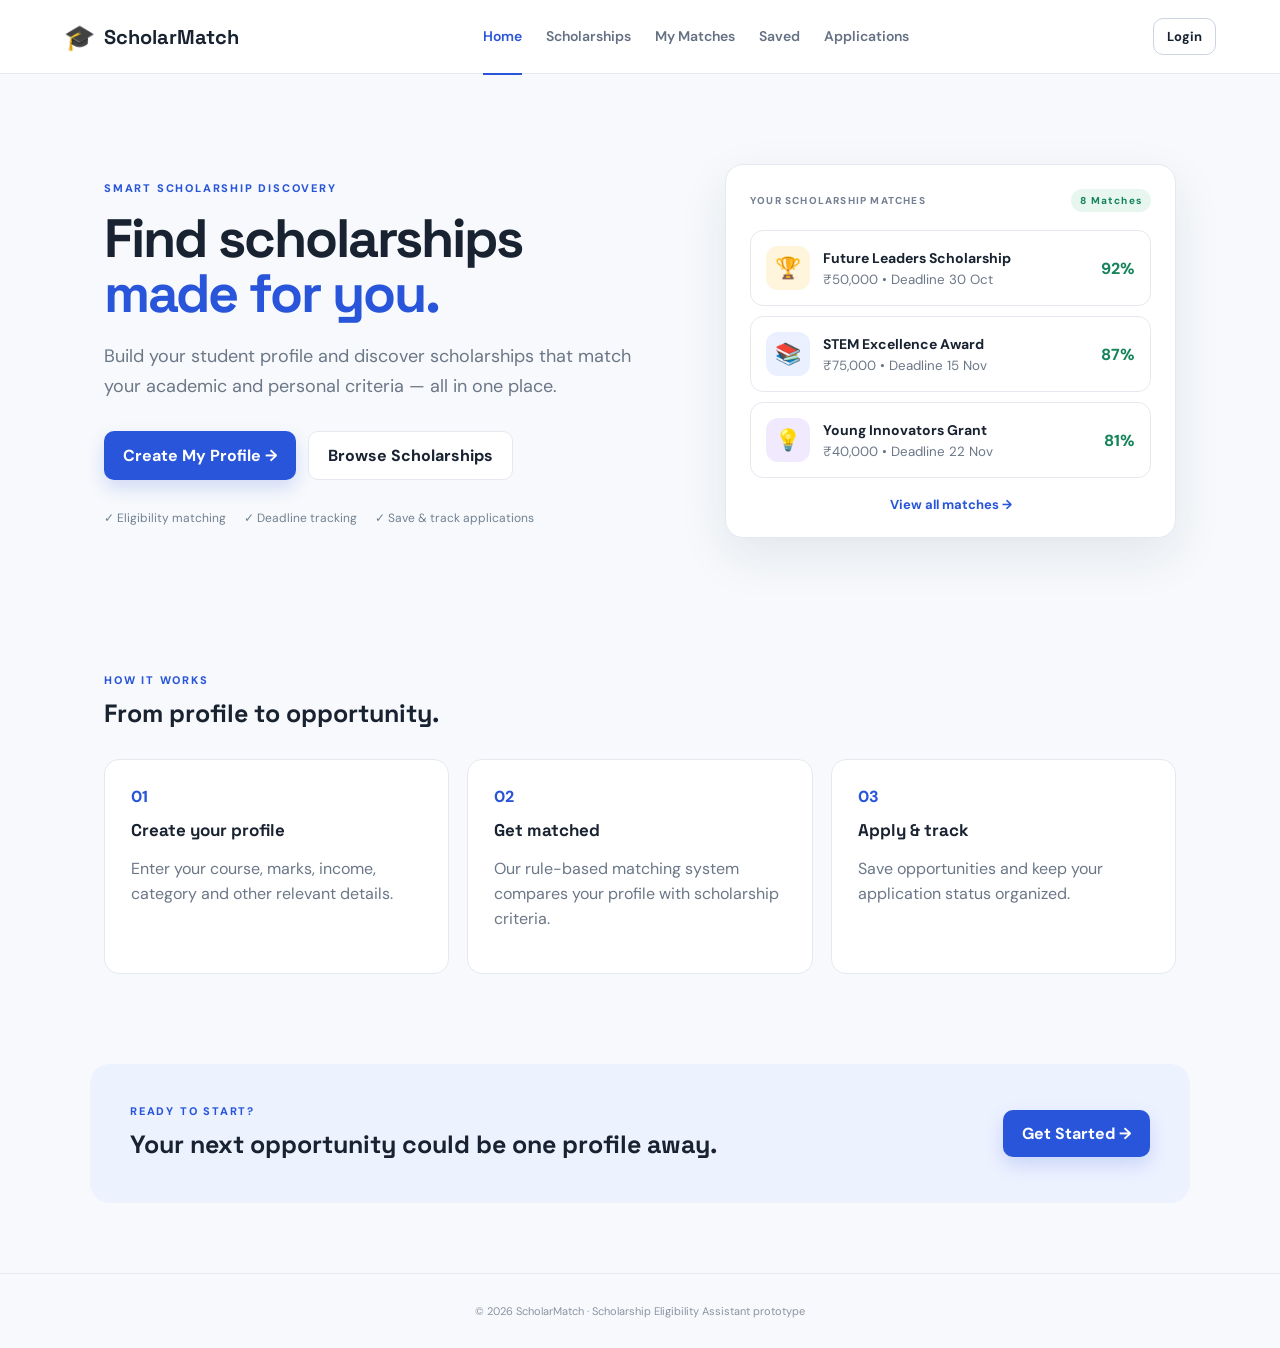
<file: index.html>
<!DOCTYPE html>
<html lang="en">
<head>
  <meta charset="UTF-8">
  <meta name="viewport" content="width=device-width, initial-scale=1.0">
  <title>ScholarMatch — Home</title>
  <link rel="stylesheet" href="style.css">
  <script src="script.js" defer></script>
</head>
<body>
  <header class="topbar">
    <a class="brand" href="index.html"><span class="logo">🎓</span> ScholarMatch</a>
    <nav>
      <a class="active" href="index.html">Home</a>
      <a href="scholarships.html">Scholarships</a>
      <a href="matches.html">My Matches</a>
      <a href="saved.html">Saved</a>
      <a href="applications.html">Applications</a>
    </nav>
    <a class="btn btn-outline small" href="login.html">Login</a>
  </header>

  <main>
    <section class="hero">
      <div class="hero-copy">
        <span class="eyebrow">SMART SCHOLARSHIP DISCOVERY</span>
        <h1>Find scholarships<br><span>made for you.</span></h1>
        <p>Build your student profile and discover scholarships that match your academic and personal criteria — all in one place.</p>
        <div class="hero-actions">
          <a class="btn btn-primary" href="register.html">Create My Profile →</a>
          <a class="btn btn-ghost" href="scholarships.html">Browse Scholarships</a>
        </div>
        <div class="trust-row"><span>✓ Eligibility matching</span><span>✓ Deadline tracking</span><span>✓ Save & track applications</span></div>
      </div>
      <div class="hero-card">
        <div class="mini-top"><span>YOUR SCHOLARSHIP MATCHES</span><span class="pill green">8 Matches</span></div>
        <div class="match-card">
          <div class="scholar-icon">🏆</div>
          <div><b>Future Leaders Scholarship</b><small>₹50,000 • Deadline 30 Oct</small></div>
          <span class="match">92%</span>
        </div>
        <div class="match-card">
          <div class="scholar-icon blue">📚</div>
          <div><b>STEM Excellence Award</b><small>₹75,000 • Deadline 15 Nov</small></div>
          <span class="match">87%</span>
        </div>
        <div class="match-card">
          <div class="scholar-icon purple">💡</div>
          <div><b>Young Innovators Grant</b><small>₹40,000 • Deadline 22 Nov</small></div>
          <span class="match">81%</span>
        </div>
        <a class="card-link" href="matches.html">View all matches →</a>
      </div>
    </section>

    <section class="section">
      <div class="section-head"><div><span class="eyebrow">HOW IT WORKS</span><h2>From profile to opportunity.</h2></div></div>
      <div class="steps">
        <div class="step"><span>01</span><h3>Create your profile</h3><p>Enter your course, marks, income, category and other relevant details.</p></div>
        <div class="step"><span>02</span><h3>Get matched</h3><p>Our rule-based matching system compares your profile with scholarship criteria.</p></div>
        <div class="step"><span>03</span><h3>Apply & track</h3><p>Save opportunities and keep your application status organized.</p></div>
      </div>
    </section>

    <section class="cta">
      <div><span class="eyebrow">READY TO START?</span><h2>Your next opportunity could be one profile away.</h2></div>
      <a class="btn btn-primary" href="register.html">Get Started →</a>
    </section>
  </main>
  <footer>© 2026 ScholarMatch · Scholarship Eligibility Assistant prototype</footer>
</body>
</html>
</file>
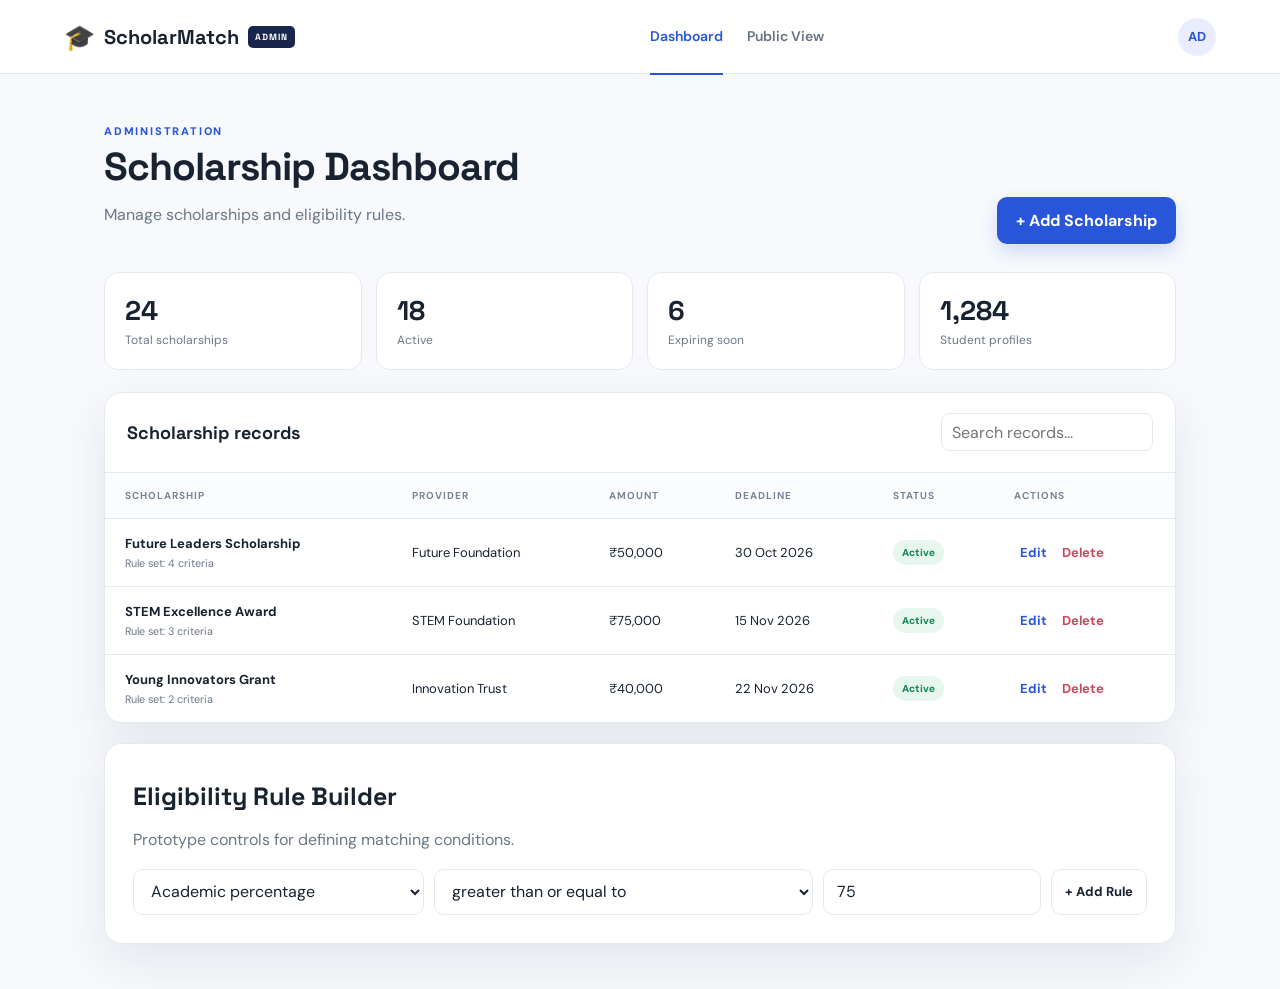
<file: admin.html>
<!doctype html>
<html lang="en">
  <head>
    <meta charset="UTF-8" />
    <meta name="viewport" content="width=device-width,initial-scale=1" />
    <title>ScholarMatch — Admin</title>
    <link rel="stylesheet" href="style.css" />
    <script src="script.js" defer></script>
  </head>
  <body>
    <header class="topbar adminbar">
      <a class="brand" href="index.html"
        ><span class="logo">🎓</span> ScholarMatch
        <span class="admin-label">ADMIN</span></a
      >
      <nav>
        <a class="active" href="admin.html">Dashboard</a
        ><a href="scholarships.html">Public View</a>
      </nav>
      <a class="avatar" href="#">AD</a>
    </header>
    <main class="dashboard">
      <div class="page-title">
        <div>
          <span class="eyebrow">ADMINISTRATION</span>
          <h1>Scholarship Dashboard</h1>
          <p class="muted">Manage scholarships and eligibility rules.</p>
        </div>
        <button
          class="btn btn-primary"
          onclick="alert('Add Scholarship form would open here.')"
        >
          + Add Scholarship
        </button>
      </div>
      <div class="stats">
        <div><b>24</b><span>Total scholarships</span></div>
        <div><b>18</b><span>Active</span></div>
        <div><b>6</b><span>Expiring soon</span></div>
        <div><b>1,284</b><span>Student profiles</span></div>
      </div>
      <div class="table-card">
        <div class="table-toolbar">
          <h2>Scholarship records</h2>
          <input placeholder="Search records..." />
        </div>
        <table>
          <thead>
            <tr>
              <th>Scholarship</th>
              <th>Provider</th>
              <th>Amount</th>
              <th>Deadline</th>
              <th>Status</th>
              <th>Actions</th>
            </tr>
          </thead>
          <tbody>
            <tr>
              <td>
                <b>Future Leaders Scholarship</b
                ><small>Rule set: 4 criteria</small>
              </td>
              <td>Future Foundation</td>
              <td>₹50,000</td>
              <td>30 Oct 2026</td>
              <td><span class="status approved">Active</span></td>
              <td>
                <button class="text-btn">Edit</button>
                <button class="danger-btn">Delete</button>
              </td>
            </tr>
            <tr>
              <td>
                <b>STEM Excellence Award</b><small>Rule set: 3 criteria</small>
              </td>
              <td>STEM Foundation</td>
              <td>₹75,000</td>
              <td>15 Nov 2026</td>
              <td><span class="status approved">Active</span></td>
              <td>
                <button class="text-btn">Edit</button>
                <button class="danger-btn">Delete</button>
              </td>
            </tr>
            <tr>
              <td>
                <b>Young Innovators Grant</b><small>Rule set: 2 criteria</small>
              </td>
              <td>Innovation Trust</td>
              <td>₹40,000</td>
              <td>22 Nov 2026</td>
              <td><span class="status approved">Active</span></td>
              <td>
                <button class="text-btn">Edit</button>
                <button class="danger-btn">Delete</button>
              </td>
            </tr>
          </tbody>
        </table>
      </div>
      <div class="content-card rule-card">
        <h2>Eligibility Rule Builder</h2>
        <p class="muted">
          Prototype controls for defining matching conditions.
        </p>
        <div class="rule-row">
          <select>
            <option>Academic percentage</option>
            <option>Family income</option>
            <option>Course</option>
            <option>State</option></select
          ><select>
            <option>greater than or equal to</option>
            <option>less than or equal to</option>
            <option>equals</option></select
          ><input value="75" /><button class="btn btn-ghost small">
            + Add Rule
          </button>
        </div>
      </div>
    </main>
  </body>
</html>
</file>
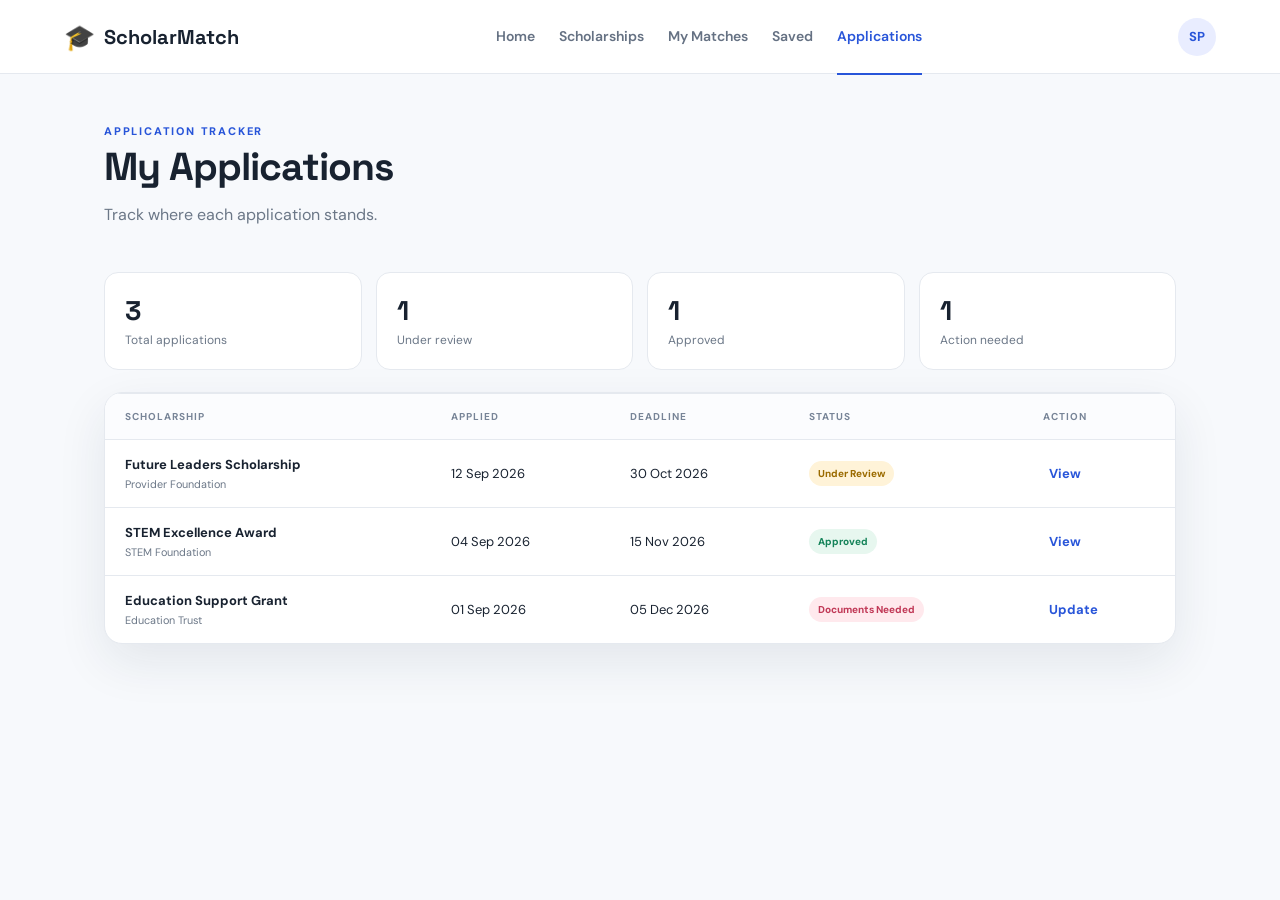
<file: applications.html>
<!doctype html>
<html lang="en">
  <head>
    <meta charset="UTF-8" />
    <meta name="viewport" content="width=device-width,initial-scale=1" />
    <title>ScholarMatch — Applications</title>
    <link rel="stylesheet" href="style.css" />
    <script src="script.js" defer></script>
  </head>
  <body>
    <header class="topbar">
      <a class="brand" href="index.html"
        ><span class="logo">🎓</span> ScholarMatch</a
      >
      <nav>
        <a href="index.html">Home</a><a href="scholarships.html">Scholarships</a
        ><a href="matches.html">My Matches</a><a href="saved.html">Saved</a
        ><a class="active" href="applications.html">Applications</a>
      </nav>
      <a class="avatar" href="profile.html">SP</a>
    </header>
    <main class="dashboard">
      <div class="page-title">
        <div>
          <span class="eyebrow">APPLICATION TRACKER</span>
          <h1>My Applications</h1>
          <p class="muted">Track where each application stands.</p>
        </div>
      </div>
      <div class="stats">
        <div><b>3</b><span>Total applications</span></div>
        <div><b>1</b><span>Under review</span></div>
        <div><b>1</b><span>Approved</span></div>
        <div><b>1</b><span>Action needed</span></div>
      </div>
      <div class="table-card">
        <table>
          <thead>
            <tr>
              <th>Scholarship</th>
              <th>Applied</th>
              <th>Deadline</th>
              <th>Status</th>
              <th>Action</th>
            </tr>
          </thead>
          <tbody>
            <tr>
              <td>
                <b>Future Leaders Scholarship</b
                ><small>Provider Foundation</small>
              </td>
              <td>12 Sep 2026</td>
              <td>30 Oct 2026</td>
              <td><span class="status review">Under Review</span></td>
              <td><button class="text-btn">View</button></td>
            </tr>
            <tr>
              <td>
                <b>STEM Excellence Award</b><small>STEM Foundation</small>
              </td>
              <td>04 Sep 2026</td>
              <td>15 Nov 2026</td>
              <td><span class="status approved">Approved</span></td>
              <td><button class="text-btn">View</button></td>
            </tr>
            <tr>
              <td>
                <b>Education Support Grant</b><small>Education Trust</small>
              </td>
              <td>01 Sep 2026</td>
              <td>05 Dec 2026</td>
              <td><span class="status action">Documents Needed</span></td>
              <td><button class="text-btn">Update</button></td>
            </tr>
          </tbody>
        </table>
      </div>
    </main>
  </body>
</html>
</file>
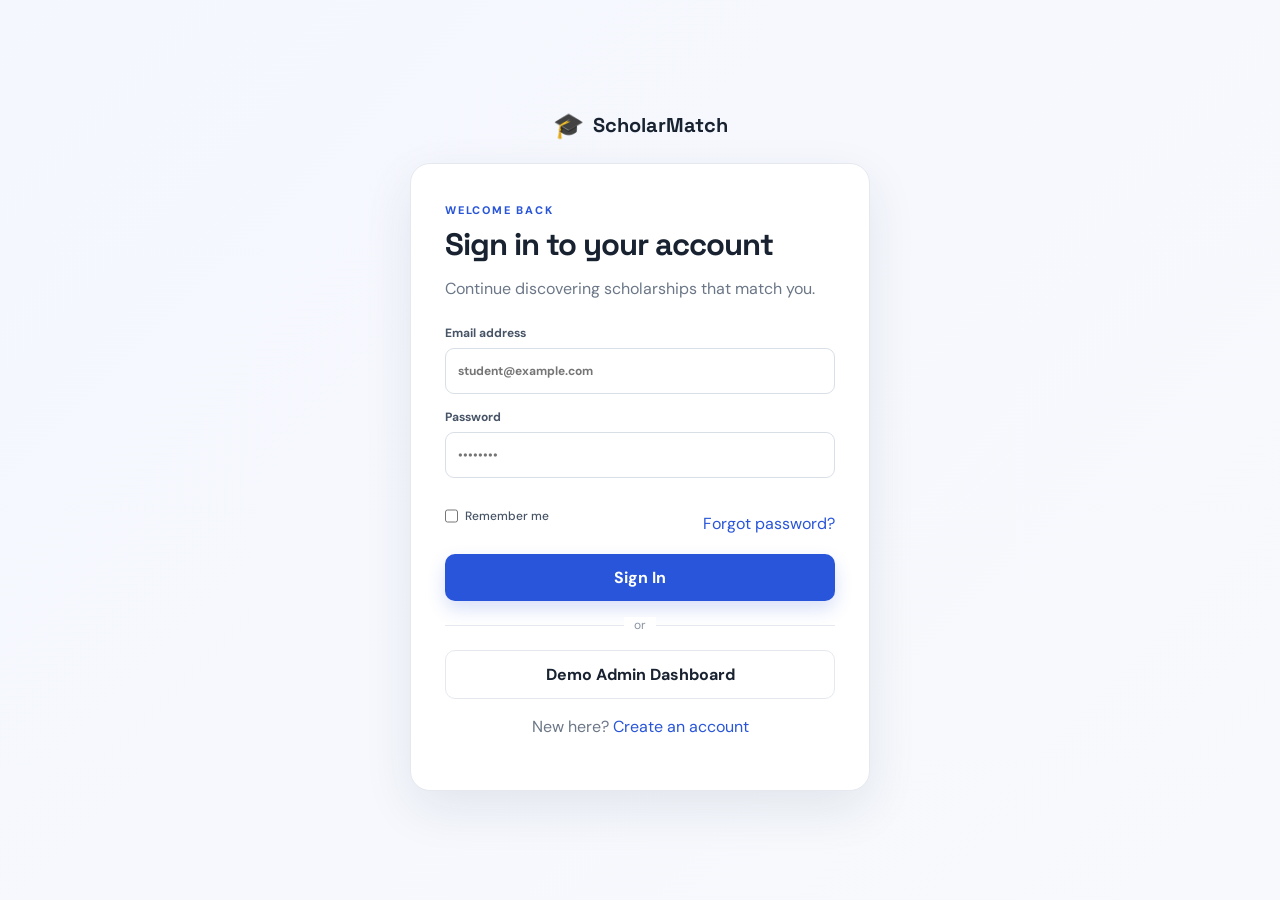
<file: login.html>
<!doctype html>
<html lang="en">
  <head>
    <meta charset="UTF-8" />
    <meta name="viewport" content="width=device-width,initial-scale=1" />
    <title>ScholarMatch — Login</title>
    <link rel="stylesheet" href="style.css" />
    <script src="script.js" defer></script>
  </head>
  <body class="auth-page">
    <div class="auth-wrap">
      <a class="brand center" href="index.html"
        ><span class="logo">🎓</span> ScholarMatch</a
      >
      <div class="auth-card">
        <span class="eyebrow">WELCOME BACK</span>
        <h1>Sign in to your account</h1>
        <p class="muted">Continue discovering scholarships that match you.</p>
        <form
          onsubmit="
            event.preventDefault();
            location.href = 'profile.html';
          "
        >
          <label
            >Email address<input
              type="email"
              placeholder="student@example.com"
              required
          /></label>
          <label
            >Password<input type="password" placeholder="••••••••" required
          /></label>
          <div class="form-row between">
            <label class="check"><input type="checkbox" /> Remember me</label
            ><a href="#">Forgot password?</a>
          </div>
          <button class="btn btn-primary full">Sign In</button>
        </form>
        <div class="divider"><span>or</span></div>
        <a class="btn btn-ghost full" href="admin.html">Demo Admin Dashboard</a>
        <p class="center muted">
          New here? <a href="register.html">Create an account</a>
        </p>
      </div>
    </div>
  </body>
</html>
</file>
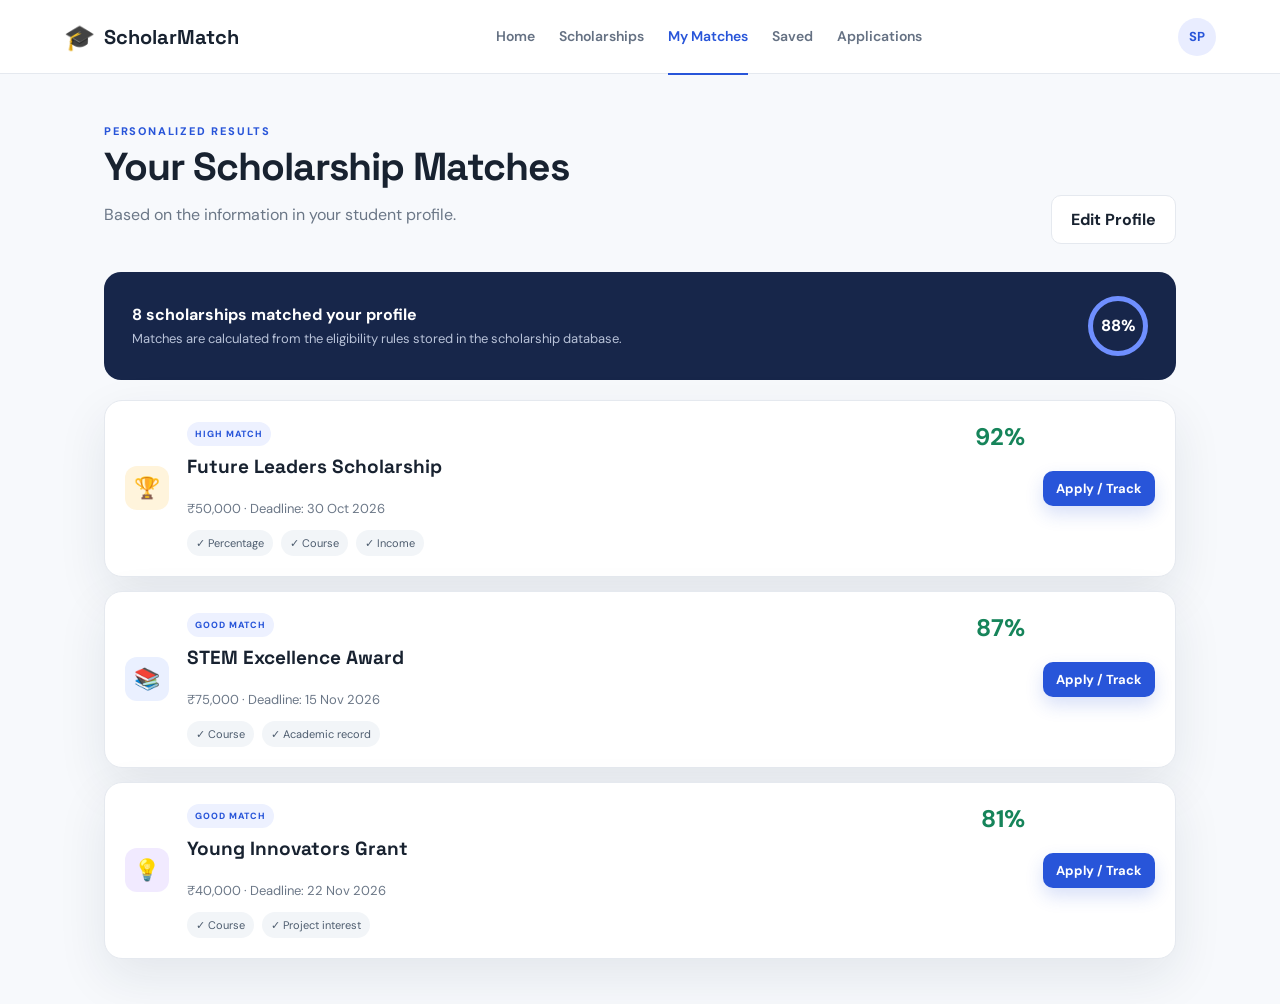
<file: matches.html>
<!doctype html>
<html lang="en">
  <head>
    <meta charset="UTF-8" />
    <meta name="viewport" content="width=device-width,initial-scale=1" />
    <title>ScholarMatch — Matches</title>
    <link rel="stylesheet" href="style.css" />
    <script src="script.js" defer></script>
  </head>
  <body>
    <header class="topbar">
      <a class="brand" href="index.html"
        ><span class="logo">🎓</span> ScholarMatch</a
      >
      <nav>
        <a href="index.html">Home</a><a href="scholarships.html">Scholarships</a
        ><a class="active" href="matches.html">My Matches</a
        ><a href="saved.html">Saved</a
        ><a href="applications.html">Applications</a>
      </nav>
      <a class="avatar" href="profile.html">SP</a>
    </header>
    <main class="dashboard">
      <div class="page-title">
        <div>
          <span class="eyebrow">PERSONALIZED RESULTS</span>
          <h1>Your Scholarship Matches</h1>
          <p class="muted">Based on the information in your student profile.</p>
        </div>
        <a class="btn btn-ghost" href="profile.html">Edit Profile</a>
      </div>
      <div class="match-banner">
        <div>
          <b>8 scholarships matched your profile</b>
          <p>
            Matches are calculated from the eligibility rules stored in the
            scholarship database.
          </p>
        </div>
        <span class="score-ring">88%</span>
      </div>
      <div class="result-list">
        <article class="result-card">
          <div class="result-icon">🏆</div>
          <div class="result-main">
            <div class="result-head">
              <div>
                <span class="tag">HIGH MATCH</span>
                <h2>Future Leaders Scholarship</h2>
              </div>
              <strong>92%</strong>
            </div>
            <p>₹50,000 · Deadline: 30 Oct 2026</p>
            <div class="criteria">
              <span>✓ Percentage</span><span>✓ Course</span
              ><span>✓ Income</span>
            </div>
          </div>
          <div>
            <button
              class="btn btn-primary small"
              onclick="location.href = 'applications.html'"
            >
              Apply / Track
            </button>
          </div>
        </article>
        <article class="result-card">
          <div class="result-icon blue">📚</div>
          <div class="result-main">
            <div class="result-head">
              <div>
                <span class="tag">GOOD MATCH</span>
                <h2>STEM Excellence Award</h2>
              </div>
              <strong>87%</strong>
            </div>
            <p>₹75,000 · Deadline: 15 Nov 2026</p>
            <div class="criteria">
              <span>✓ Course</span><span>✓ Academic record</span>
            </div>
          </div>
          <div>
            <button
              class="btn btn-primary small"
              onclick="location.href = 'applications.html'"
            >
              Apply / Track
            </button>
          </div>
        </article>
        <article class="result-card">
          <div class="result-icon purple">💡</div>
          <div class="result-main">
            <div class="result-head">
              <div>
                <span class="tag">GOOD MATCH</span>
                <h2>Young Innovators Grant</h2>
              </div>
              <strong>81%</strong>
            </div>
            <p>₹40,000 · Deadline: 22 Nov 2026</p>
            <div class="criteria">
              <span>✓ Course</span><span>✓ Project interest</span>
            </div>
          </div>
          <div>
            <button
              class="btn btn-primary small"
              onclick="location.href = 'applications.html'"
            >
              Apply / Track
            </button>
          </div>
        </article>
      </div>
    </main>
  </body>
</html>
</file>
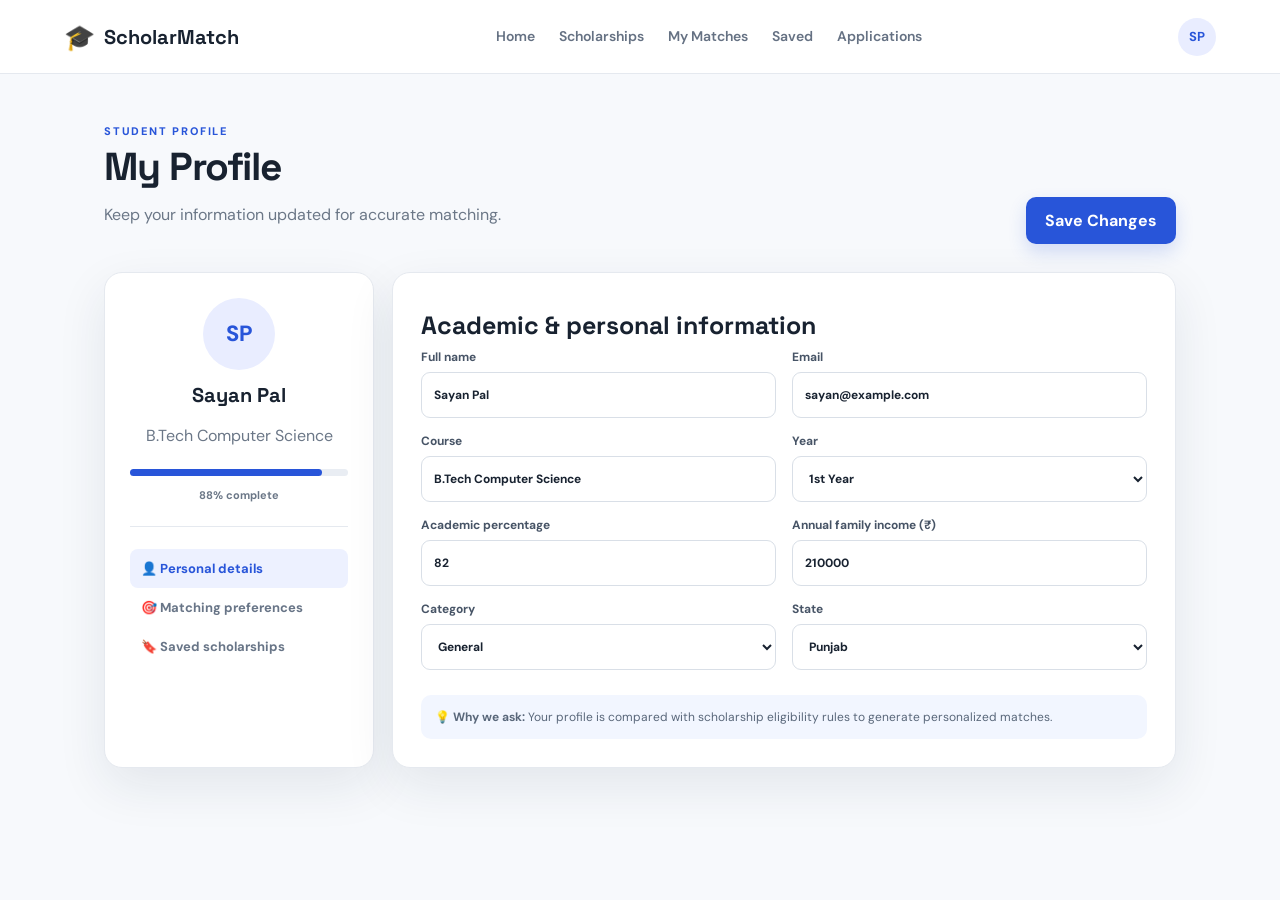
<file: profile.html>
<!DOCTYPE html>
<html lang="en">

<head>
  <meta charset="UTF-8">
  <meta name="viewport" content="width=device-width,initial-scale=1">
  <title>ScholarMatch — Profile</title>
  <link rel="stylesheet" href="style.css">
  <script src="script.js" defer></script>
</head>

<body>
  <header class="topbar"><a class="brand" href="index.html"><span class="logo">🎓</span> ScholarMatch</a>
    <nav><a href="index.html">Home</a><a href="scholarships.html">Scholarships</a><a href="matches.html">My
        Matches</a><a href="saved.html">Saved</a><a href="applications.html">Applications</a></nav><a class="avatar"
      href="profile.html">SP</a>
  </header>
  <main class="dashboard">
    <div class="page-title">
      <div><span class="eyebrow">STUDENT PROFILE</span>
        <h1>My Profile</h1>
        <p class="muted">Keep your information updated for accurate matching.</p>
      </div><button class="btn btn-primary" onclick="alert('Profile saved!')">Save Changes</button>
    </div>
    <div class="profile-layout">
      <aside class="side-card">
        <div class="big-avatar">SP</div>
        <h2>Sayan Pal</h2>
        <p class="muted">B.Tech Computer Science</p>
        <div class="progress"><span style="width:88%"></span></div><b>88% complete</b>
        <hr><a class="side-link active" href="profile.html">👤 Personal details</a><a class="side-link"
          href="matches.html">🎯 Matching preferences</a><a class="side-link" href="saved.html">🔖 Saved
          scholarships</a>
      </aside>
      <section class="content-card">
        <h2>Academic & personal information</h2>
        <div class="grid-2">
          <label>Full name<input value="Sayan Pal"></label><label>Email<input value="sayan@example.com"></label>
          <label>Course<input value="B.Tech Computer Science"></label><label>Year<select>
              <option>1st Year</option>
              <option>2nd Year</option>
              <option>3rd Year</option>
              <option>4th Year</option>
            </select></label>
          <label>Academic percentage<input value="82"></label><label>Annual family income (₹)<input
              value="210000"></label>
          <label>Category<select>
              <option>General</option>
              <option>OBC</option>
              <option>SC</option>
              <option>ST</option>
              <option>EWS</option>
            </select></label><label>State<select>
              <option>Punjab</option>
              <option>West Bengal</option>
            </select></label>
        </div>
        <div class="info-box">💡 <b>Why we ask:</b> Your profile is compared with scholarship eligibility rules to
          generate personalized matches.</div>
      </section>
    </div>
  </main>
</body>

</html>
</file>
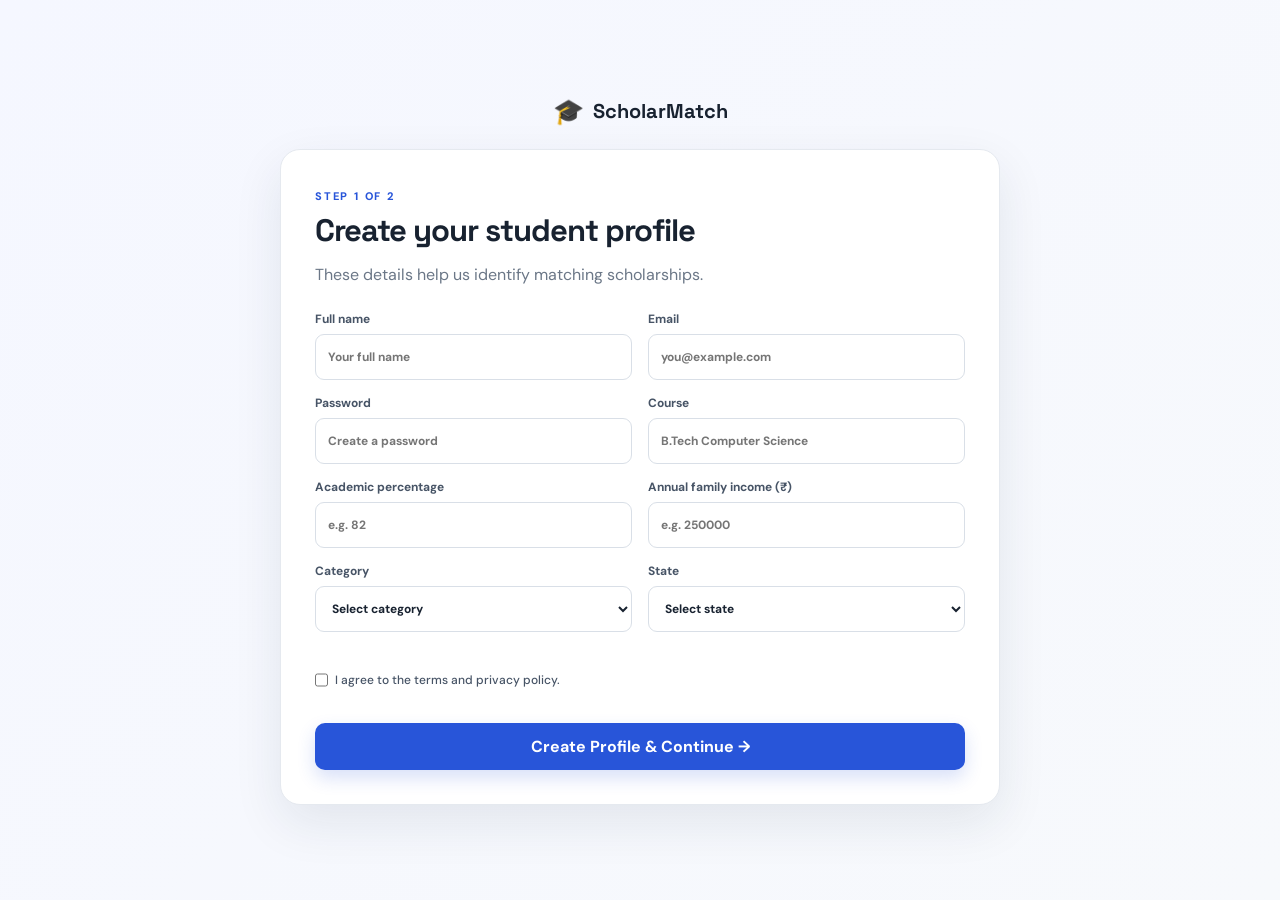
<file: register.html>
<!doctype html>
<html lang="en">

<head>
  <meta charset="UTF-8" />
  <meta name="viewport" content="width=device-width,initial-scale=1" />
  <title>ScholarMatch — Register</title>
  <link rel="stylesheet" href="style.css" />
  <script src="script.js" defer></script>
</head>

<body class="auth-page">
  <div class="auth-wrap wide">
    <a class="brand center" href="index.html"><span class="logo">🎓</span> ScholarMatch</a>
    <div class="auth-card">
      <span class="eyebrow">STEP 1 OF 2</span>
      <h1>Create your student profile</h1>
      <p class="muted">
        These details help us identify matching scholarships.
      </p>
      <form onsubmit="
            event.preventDefault();
            localStorage.setItem('profileComplete', 'true');
            location.href = 'profile.html';
          ">
        <div class="grid-2">
          <label>Full name<input id="name" type="text" placeholder="Your full name" required /></label>
          <label>Email<input type="email" placeholder="you@example.com" required /></label>
          <label>Password<input type="password" placeholder="Create a password" required /></label>
          <label>Course<input type="text" placeholder="B.Tech Computer Science" required /></label>
          <label>Academic percentage<input type="number" min="0" max="100" placeholder="e.g. 82" /></label>
          <label>Annual family income (₹)<input type="number" placeholder="e.g. 250000" /></label>
          <label>Category<select>
              <option>Select category</option>
              <option>General</option>
              <option>OBC</option>
              <option>SC</option>
              <option>ST</option>
              <option>EWS</option>
            </select></label>
          <label>State<select>
              <option>Select state</option>
              <option>Punjab</option>
              <option>West Bengal</option>
              <option>Delhi</option>
              <option>Maharashtra</option>
              <option>Other</option>
            </select></label>
        </div>
        <label class="check terms"><input type="checkbox" required /> I agree to the terms and privacy
          policy.</label>
        <button class="btn btn-primary full">
          Create Profile & Continue →
        </button>
      </form>
    </div>
  </div>
</body>

</html>
</file>
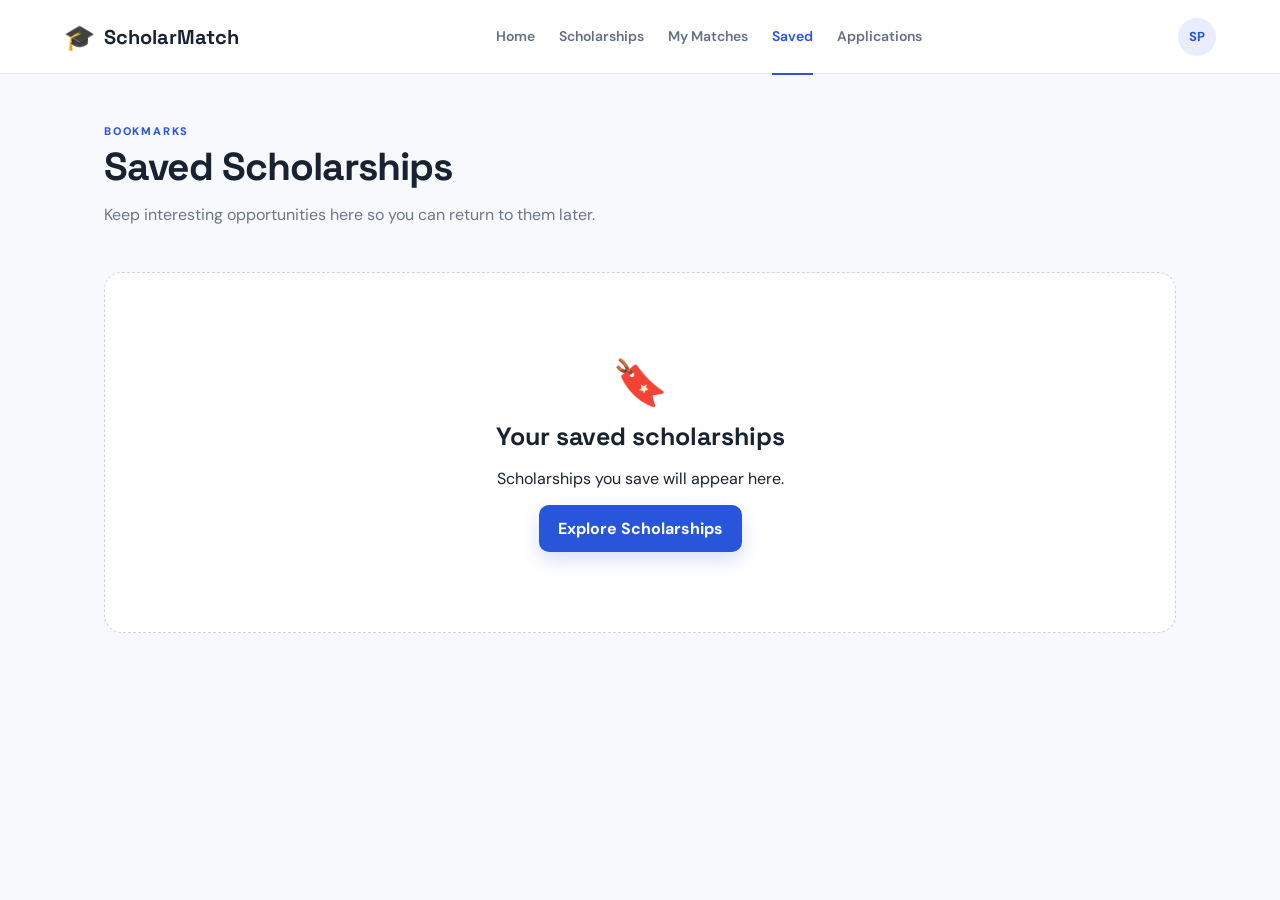
<file: saved.html>
<!doctype html>
<html lang="en">
  <head>
    <meta charset="UTF-8" />
    <meta name="viewport" content="width=device-width,initial-scale=1" />
    <title>ScholarMatch — Saved</title>
    <link rel="stylesheet" href="style.css" />
    <script src="script.js" defer></script>
  </head>
  <body>
    <header class="topbar">
      <a class="brand" href="index.html"
        ><span class="logo">🎓</span> ScholarMatch</a
      >
      <nav>
        <a href="index.html">Home</a><a href="scholarships.html">Scholarships</a
        ><a href="matches.html">My Matches</a
        ><a class="active" href="saved.html">Saved</a
        ><a href="applications.html">Applications</a>
      </nav>
      <a class="avatar" href="profile.html">SP</a>
    </header>
    <main class="dashboard">
      <div class="page-title">
        <div>
          <span class="eyebrow">BOOKMARKS</span>
          <h1>Saved Scholarships</h1>
          <p class="muted">
            Keep interesting opportunities here so you can return to them later.
          </p>
        </div>
      </div>
      <div class="empty-state" id="saved">
        <div class="empty-icon">🔖</div>
        <h2>Your saved scholarships</h2>
        <p>Scholarships you save will appear here.</p>
        <a class="btn btn-primary" href="scholarships.html"
          >Explore Scholarships</a
        >
      </div>
    </main>
  </body>
</html>
</file>
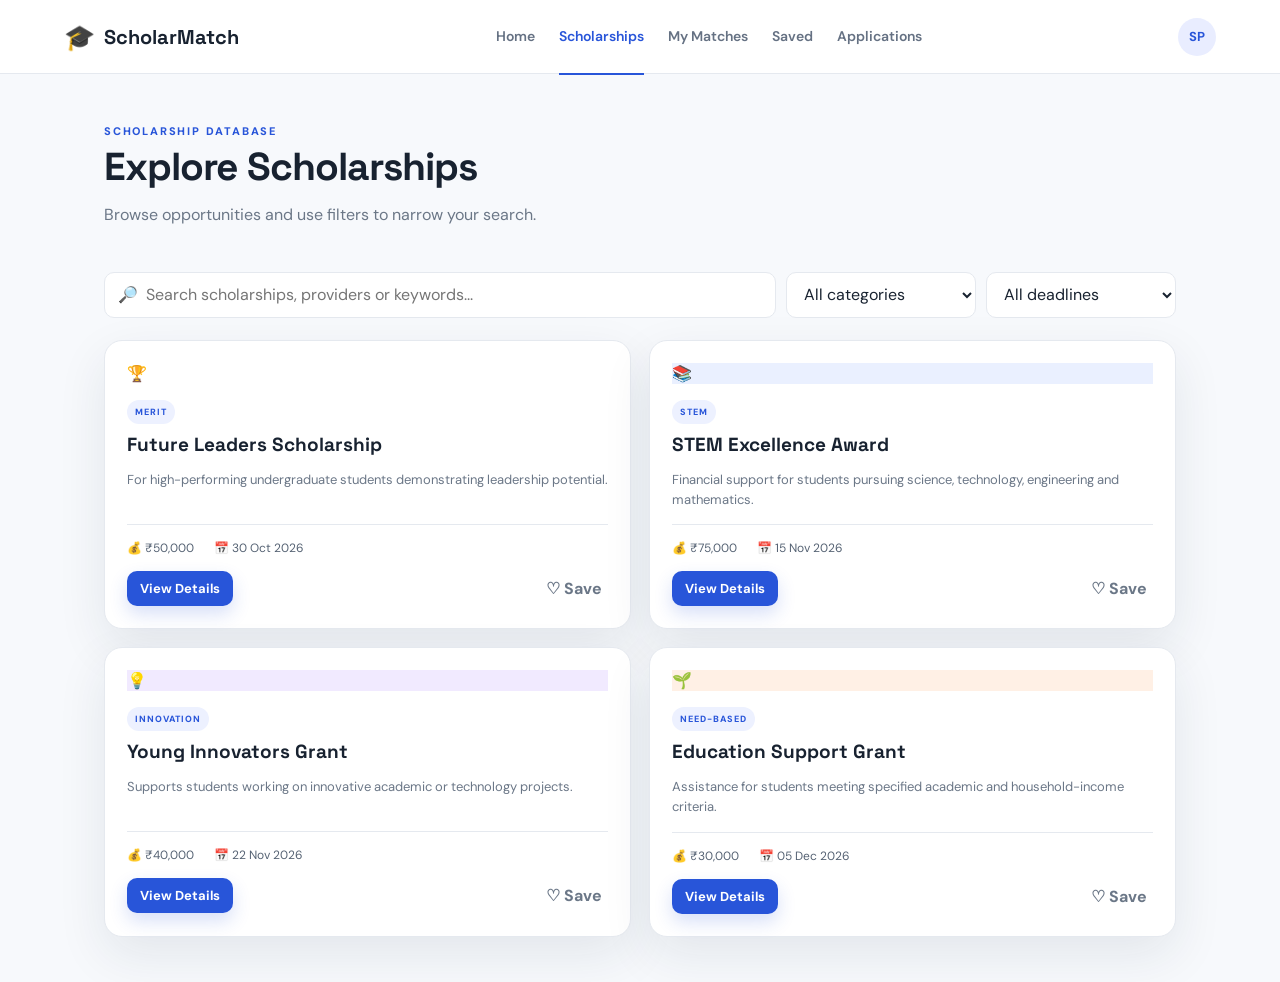
<file: scholarships.html>
<!doctype html>
<html lang="en">
  <head>
    <meta charset="UTF-8" />
    <meta name="viewport" content="width=device-width,initial-scale=1" />
    <title>ScholarMatch — Scholarships</title>
    <link rel="stylesheet" href="style.css" />
    <script src="script.js" defer></script>
  </head>
  <body>
    <header class="topbar">
      <a class="brand" href="index.html"
        ><span class="logo">🎓</span> ScholarMatch</a
      >
      <nav>
        <a href="index.html">Home</a
        ><a class="active" href="scholarships.html">Scholarships</a
        ><a href="matches.html">My Matches</a><a href="saved.html">Saved</a
        ><a href="applications.html">Applications</a>
      </nav>
      <a class="avatar" href="profile.html">SP</a>
    </header>
    <main class="dashboard">
      <div class="page-title">
        <div>
          <span class="eyebrow">SCHOLARSHIP DATABASE</span>
          <h1>Explore Scholarships</h1>
          <p class="muted">
            Browse opportunities and use filters to narrow your search.
          </p>
        </div>
      </div>
      <div class="searchbar">
        <input
          placeholder="🔎  Search scholarships, providers or keywords..."
          oninput="filterCards(this.value)"
        /><select>
          <option>All categories</option>
          <option>STEM</option>
          <option>Merit</option>
          <option>Need-based</option></select
        ><select>
          <option>All deadlines</option>
          <option>Next 30 days</option>
          <option>Next 90 days</option>
        </select>
      </div>
      <div class="scholar-grid" id="cards">
        <article class="scholarship-card">
          <div class="card-icon">🏆</div>
          <span class="tag">MERIT</span>
          <h2>Future Leaders Scholarship</h2>
          <p>
            For high-performing undergraduate students demonstrating leadership
            potential.
          </p>
          <div class="meta">
            <span>💰 ₹50,000</span><span>📅 30 Oct 2026</span>
          </div>
          <div class="card-actions">
            <a class="btn btn-primary small" href="matches.html">View Details</a
            ><button class="save-btn" onclick="saveItem(this)">♡ Save</button>
          </div>
        </article>
        <article class="scholarship-card">
          <div class="card-icon blue">📚</div>
          <span class="tag">STEM</span>
          <h2>STEM Excellence Award</h2>
          <p>
            Financial support for students pursuing science, technology,
            engineering and mathematics.
          </p>
          <div class="meta">
            <span>💰 ₹75,000</span><span>📅 15 Nov 2026</span>
          </div>
          <div class="card-actions">
            <a class="btn btn-primary small" href="matches.html">View Details</a
            ><button class="save-btn" onclick="saveItem(this)">♡ Save</button>
          </div>
        </article>
        <article class="scholarship-card">
          <div class="card-icon purple">💡</div>
          <span class="tag">INNOVATION</span>
          <h2>Young Innovators Grant</h2>
          <p>
            Supports students working on innovative academic or technology
            projects.
          </p>
          <div class="meta">
            <span>💰 ₹40,000</span><span>📅 22 Nov 2026</span>
          </div>
          <div class="card-actions">
            <a class="btn btn-primary small" href="matches.html">View Details</a
            ><button class="save-btn" onclick="saveItem(this)">♡ Save</button>
          </div>
        </article>
        <article class="scholarship-card">
          <div class="card-icon orange">🌱</div>
          <span class="tag">NEED-BASED</span>
          <h2>Education Support Grant</h2>
          <p>
            Assistance for students meeting specified academic and
            household-income criteria.
          </p>
          <div class="meta">
            <span>💰 ₹30,000</span><span>📅 05 Dec 2026</span>
          </div>
          <div class="card-actions">
            <a class="btn btn-primary small" href="matches.html">View Details</a
            ><button class="save-btn" onclick="saveItem(this)">♡ Save</button>
          </div>
        </article>
      </div>
    </main>
    <script>
      function saveItem(btn) {
        btn.textContent = "♥ Saved";
        btn.classList.add("saved");
        localStorage.setItem("savedScholarship", "true");
      }
      function filterCards(q) {
        document
          .querySelectorAll(".scholarship-card")
          .forEach(
            (c) =>
              (c.style.display = c.innerText
                .toLowerCase()
                .includes(q.toLowerCase())
                ? ""
                : "none"),
          );
      }
    </script>
  </body>
</html>
</file>
<file: style.css>
@import url('https://fonts.googleapis.com/css2?family=DM+Sans:wght@400;500;600;700&family=Space+Grotesk:wght@500;600;700&display=swap');

:root {
    --ink: #182230;
    --muted: #6b7787;
    --line: #e5e9ef;
    --bg: #f7f9fc;
    --white: #fff;
    --primary: #2855d9;
    --primary2: #183ba8;
    --green: #16845a;
    --greenbg: #e7f7ef;
    --shadow: 0 18px 50px rgba(26, 42, 70, .09)
}

* {
    box-sizing: border-box
}

body {
    margin: 0;
    background: var(--bg);
    color: var(--ink);
    font-family: "DM Sans", sans-serif
}

a {
    text-decoration: none;
    color: var(--primary)
}

button,
input,
select {
    font: inherit
}

button {
    cursor: pointer
}

.topbar {
    height: 74px;
    background: #fff;
    border-bottom: 1px solid var(--line);
    display: flex;
    align-items: center;
    padding: 0 5vw;
    gap: 28px;
    position: sticky;
    top: 0;
    z-index: 5
}

.brand {
    font: 700 20px "Space Grotesk";
    color: var(--ink);
    display: flex;
    align-items: center;
    gap: 9px;
    white-space: nowrap
}

.logo {
    font-size: 25px
}

.topbar nav {
    display: flex;
    gap: 24px;
    flex: 1;
    justify-content: center
}

.topbar nav a {
    color: #657183;
    font-size: 14px;
    font-weight: 600;
    padding: 28px 0;
    border-bottom: 2px solid transparent
}

.topbar nav a.active,
.topbar nav a:hover {
    color: var(--primary);
    border-color: var(--primary)
}

.avatar {
    width: 38px;
    height: 38px;
    border-radius: 50%;
    display: grid;
    place-items: center;
    background: #e9edff;
    color: var(--primary);
    font-weight: 700;
    font-size: 13px
}

.btn {
    display: inline-flex;
    align-items: center;
    justify-content: center;
    border: 0;
    border-radius: 10px;
    padding: 13px 19px;
    font-weight: 700;
    transition: .2s
}

.btn-primary {
    background: var(--primary);
    color: white;
    box-shadow: 0 8px 18px rgba(40, 85, 217, .18)
}

.btn-primary:hover {
    background: var(--primary2);
    transform: translateY(-1px)
}

.btn-outline {
    border: 1px solid #ccd4e0;
    color: var(--ink);
    background: white
}

.btn-ghost {
    border: 1px solid var(--line);
    background: #fff;
    color: var(--ink)
}

.btn.small {
    padding: 9px 13px;
    font-size: 13px
}

.full {
    width: 100%
}

.hero {
    max-width: 1200px;
    margin: 0 auto;
    padding: 90px 5vw 75px;
    display: grid;
    grid-template-columns: 1.1fr .9fr;
    gap: 70px;
    align-items: center
}

.eyebrow {
    font-size: 11px;
    letter-spacing: 1.8px;
    font-weight: 800;
    color: var(--primary)
}

h1,
h2,
h3 {
    font-family: "Space Grotesk", sans-serif
}

h1 {
    font-size: 54px;
    line-height: 1.03;
    margin: 14px 0 20px;
    letter-spacing: -2px
}

h1 span {
    color: var(--primary)
}

h2 {
    margin: 8px 0;
    font-size: 25px
}

h3 {
    font-size: 17px;
    margin: 12px 0 7px
}

.hero-copy>p {
    font-size: 18px;
    line-height: 1.65;
    color: var(--muted);
    max-width: 590px
}

.hero-actions {
    display: flex;
    gap: 12px;
    margin: 30px 0
}

.trust-row {
    display: flex;
    gap: 18px;
    color: #718091;
    font-size: 12px;
    flex-wrap: wrap
}

.hero-card,
.content-card,
.side-card,
.table-card,
.scholarship-card,
.result-card {
    background: white;
    border: 1px solid var(--line);
    border-radius: 18px;
    box-shadow: var(--shadow)
}

.hero-card {
    padding: 24px
}

.mini-top {
    display: flex;
    justify-content: space-between;
    align-items: center;
    font-size: 10px;
    letter-spacing: 1.2px;
    font-weight: 800;
    color: #748093;
    margin-bottom: 18px
}

.pill {
    border-radius: 20px;
    padding: 5px 9px;
    font-size: 10px
}

.green {
    background: var(--greenbg);
    color: var(--green)
}

.match-card {
    display: flex;
    align-items: center;
    gap: 13px;
    border: 1px solid var(--line);
    padding: 15px;
    border-radius: 13px;
    margin: 10px 0
}

.match-card b {
    display: block;
    font-size: 14px
}

.match-card small {
    display: block;
    color: var(--muted);
    margin-top: 4px
}

.scholar-icon,
.result-icon {
    width: 44px;
    height: 44px;
    border-radius: 12px;
    background: #fff4dc;
    display: grid;
    place-items: center;
    font-size: 21px;
    flex: none
}

.blue {
    background: #eaf0ff !important
}

.purple {
    background: #f1eaff !important
}

.orange {
    background: #fff0e5 !important
}

.match {
    margin-left: auto;
    color: var(--green);
    font-weight: 800
}

.card-link {
    display: block;
    text-align: center;
    margin-top: 18px;
    font-size: 13px;
    font-weight: 700
}

.section {
    max-width: 1200px;
    margin: auto;
    padding: 55px 5vw
}

.steps {
    display: grid;
    grid-template-columns: repeat(3, 1fr);
    gap: 18px;
    margin-top: 30px
}

.step {
    background: white;
    border: 1px solid var(--line);
    padding: 26px;
    border-radius: 15px
}

.step>span {
    color: var(--primary);
    font-weight: 800
}

.step p,
.muted {
    color: var(--muted);
    line-height: 1.55
}

.cta {
    max-width: 1100px;
    margin: 35px auto 70px;
    padding: 35px 40px;
    background: #edf2ff;
    border-radius: 20px;
    display: flex;
    align-items: center;
    justify-content: space-between
}

.cta h2 {
    max-width: 650px
}

.dashboard {
    max-width: 1200px;
    margin: auto;
    padding: 45px 5vw
}

.page-title {
    display: flex;
    justify-content: space-between;
    align-items: flex-end;
    gap: 20px;
    margin-bottom: 28px
}

.page-title h1 {
    font-size: 39px;
    letter-spacing: -1px;
    margin: 7px 0
}

.searchbar {
    display: grid;
    grid-template-columns: 1fr 190px 190px;
    gap: 10px;
    margin-bottom: 22px
}

.searchbar input,
.searchbar select,
.rule-row input,
.rule-row select {
    height: 46px;
    border: 1px solid var(--line);
    background: #fff;
    border-radius: 10px;
    padding: 0 13px;
    color: var(--ink);
    outline: none
}

.scholar-grid {
    display: grid;
    grid-template-columns: repeat(2, 1fr);
    gap: 18px
}

.scholarship-card {
    padding: 22px
}

.scholarship-card .card-icon {
    margin-bottom: 15px
}

.tag {
    display: inline-block;
    font-size: 9px;
    letter-spacing: 1px;
    font-weight: 800;
    color: var(--primary);
    background: #edf1ff;
    border-radius: 20px;
    padding: 6px 8px
}

.scholarship-card h2 {
    font-size: 19px
}

.scholarship-card p {
    color: var(--muted);
    line-height: 1.55;
    font-size: 13px;
    min-height: 40px
}

.meta {
    display: flex;
    gap: 20px;
    color: #556273;
    font-size: 12px;
    padding: 15px 0;
    border-top: 1px solid var(--line);
    margin-top: 14px
}

.card-actions {
    display: flex;
    justify-content: space-between;
    align-items: center
}

.save-btn {
    border: 0;
    background: none;
    color: #6b7787;
    font-weight: 700
}

.save-btn.saved {
    color: #d94a6a
}

.match-banner {
    background: #17264a;
    color: white;
    border-radius: 17px;
    padding: 24px 28px;
    display: flex;
    align-items: center;
    justify-content: space-between;
    margin-bottom: 20px
}

.match-banner p {
    color: #b8c2d8;
    margin: 5px 0 0;
    font-size: 13px
}

.score-ring {
    width: 60px;
    height: 60px;
    border: 5px solid #6f8fff;
    border-radius: 50%;
    display: grid;
    place-items: center;
    font-weight: 800
}

.result-list {
    display: grid;
    gap: 14px
}

.result-card {
    padding: 20px;
    display: flex;
    gap: 18px;
    align-items: center
}

.result-main {
    flex: 1
}

.result-head {
    display: flex;
    justify-content: space-between;
    gap: 20px
}

.result-head h2 {
    font-size: 19px
}

.result-head strong {
    font-size: 24px;
    color: var(--green)
}

.result-main>p {
    color: var(--muted);
    font-size: 13px
}

.criteria {
    display: flex;
    gap: 8px;
    flex-wrap: wrap
}

.criteria span {
    font-size: 11px;
    background: #f2f5f8;
    border-radius: 20px;
    padding: 6px 9px;
    color: #4d5c6e
}

.stats {
    display: grid;
    grid-template-columns: repeat(4, 1fr);
    gap: 14px;
    margin-bottom: 22px
}

.stats>div {
    background: white;
    border: 1px solid var(--line);
    border-radius: 14px;
    padding: 20px
}

.stats b {
    display: block;
    font: 700 27px "Space Grotesk"
}

.stats span {
    color: var(--muted);
    font-size: 12px
}

.table-card {
    overflow: hidden
}

.table-toolbar {
    padding: 20px 22px;
    display: flex;
    justify-content: space-between;
    align-items: center
}

.table-toolbar h2 {
    font-size: 18px
}

.table-toolbar input {
    height: 38px;
    border: 1px solid var(--line);
    border-radius: 8px;
    padding: 0 10px
}

table {
    width: 100%;
    border-collapse: collapse;
    font-size: 13px
}

th,
td {
    text-align: left;
    padding: 16px 20px;
    border-top: 1px solid var(--line)
}

th {
    font-size: 10px;
    text-transform: uppercase;
    letter-spacing: 1px;
    color: #778497;
    background: #fbfcfe
}

td small {
    display: block;
    color: var(--muted);
    margin-top: 4px
}

.status {
    display: inline-block;
    padding: 6px 9px;
    border-radius: 20px;
    font-size: 10px;
    font-weight: 800
}

.status.review {
    background: #fff3d8;
    color: #9b6b00
}

.status.approved {
    background: var(--greenbg);
    color: var(--green)
}

.status.action {
    background: #ffe9ed;
    color: #c13957
}

.text-btn,
.danger-btn {
    border: 0;
    background: none;
    color: var(--primary);
    font-weight: 700
}

.danger-btn {
    color: #d0445d
}

.rule-card {
    margin-top: 20px;
    padding: 22px
}

.rule-row {
    display: grid;
    grid-template-columns: 1fr 1.3fr .7fr auto;
    gap: 10px;
    margin-top: 15px
}

.empty-state {
    text-align: center;
    padding: 80px 20px;
    background: white;
    border: 1px dashed #ccd4df;
    border-radius: 18px
}

.empty-icon {
    font-size: 45px
}

.auth-page {
    min-height: 100vh;
    display: grid;
    place-items: center;
    background: linear-gradient(135deg, #f5f7ff, #f7f9fc)
}

.auth-wrap {
    width: min(460px, 92vw)
}

.auth-wrap.wide {
    width: min(720px, 92vw)
}

.center {
    justify-content: center;
    text-align: center
}

.auth-wrap>.brand {
    margin-bottom: 22px
}

.auth-card {
    background: white;
    border: 1px solid var(--line);
    border-radius: 20px;
    padding: 34px;
    box-shadow: var(--shadow)
}

.auth-card h1 {
    font-size: 31px;
    letter-spacing: -1px;
    margin: 10px 0
}

.auth-card form {
    margin-top: 24px
}

label {
    display: block;
    font-size: 12px;
    font-weight: 700;
    color: #475466;
    margin-bottom: 15px
}

label input,
label select {
    display: block;
    width: 100%;
    height: 46px;
    margin-top: 7px;
    border: 1px solid #d9dfe7;
    border-radius: 9px;
    padding: 0 12px;
    background: white;
    color: var(--ink);
    outline: none
}

label input:focus,
label select:focus,
.searchbar input:focus {
    border-color: #8197e8;
    box-shadow: 0 0 0 3px #edf1ff
}

.form-row {
    display: flex;
    gap: 10px
}

.between {
    justify-content: space-between;
    align-items: center
}

.check {
    display: flex;
    align-items: center;
    gap: 7px;
    font-weight: 500
}

.check input {
    width: auto;
    margin: 0
}

.terms {
    margin: 10px 0 20px
}

.divider {
    border-top: 1px solid var(--line);
    margin: 24px 0;
    position: relative
}

.divider span {
    position: absolute;
    left: 50%;
    top: -9px;
    transform: translateX(-50%);
    background: white;
    padding: 0 10px;
    color: #8994a2;
    font-size: 12px
}

.grid-2 {
    display: grid;
    grid-template-columns: 1fr 1fr;
    gap: 0 16px
}

.profile-layout {
    display: grid;
    grid-template-columns: 270px 1fr;
    gap: 18px
}

.side-card {
    padding: 25px;
    text-align: center
}

.big-avatar {
    width: 72px;
    height: 72px;
    border-radius: 50%;
    display: grid;
    place-items: center;
    background: #e9edff;
    color: var(--primary);
    font-size: 22px;
    font-weight: 800;
    margin: 0 auto 12px
}

.side-card h2 {
    font-size: 20px
}

.progress {
    height: 7px;
    background: #e9edf3;
    border-radius: 9px;
    margin: 20px 0 7px;
    text-align: left
}

.progress span {
    height: 100%;
    display: block;
    background: var(--primary);
    border-radius: 9px
}

.side-card>b {
    font-size: 11px;
    color: var(--muted)
}

hr {
    border: 0;
    border-top: 1px solid var(--line);
    margin: 22px 0
}

.side-link {
    display: block;
    text-align: left;
    padding: 11px;
    border-radius: 8px;
    color: #687587;
    font-size: 13px;
    font-weight: 700
}

.side-link.active {
    background: #edf1ff;
    color: var(--primary)
}

.content-card {
    padding: 28px
}

.info-box {
    background: #f2f6ff;
    border-radius: 10px;
    padding: 14px;
    color: #59677a;
    font-size: 12px;
    margin-top: 10px
}

.admin-label {
    font-size: 9px;
    letter-spacing: 1px;
    background: #17264a;
    color: #fff;
    border-radius: 5px;
    padding: 5px 7px
}

footer {
    text-align: center;
    padding: 30px;
    color: #8a94a2;
    font-size: 11px;
    border-top: 1px solid var(--line)
}

@media(max-width:850px) {
    .topbar {
        padding: 0 18px
    }

    .topbar nav {
        display: none
    }

    .hero {
        grid-template-columns: 1fr;
        padding-top: 55px
    }

    .hero h1 {
        font-size: 43px
    }

    .steps,
    .scholar-grid,
    .profile-layout {
        grid-template-columns: 1fr
    }

    .searchbar,
    .rule-row {
        grid-template-columns: 1fr
    }

    .stats {
        grid-template-columns: 1fr 1fr
    }

    .page-title {
        align-items: flex-start;
        flex-direction: column
    }

    .result-card {
        align-items: flex-start
    }

    .table-card {
        overflow-x: auto
    }

    .table-card table {
        min-width: 760px
    }

    .cta {
        margin: 25px 18px 50px;
        flex-direction: column;
        gap: 20px;
        align-items: flex-start
    }

    .grid-2 {
        grid-template-columns: 1fr
    }
}
</file>
